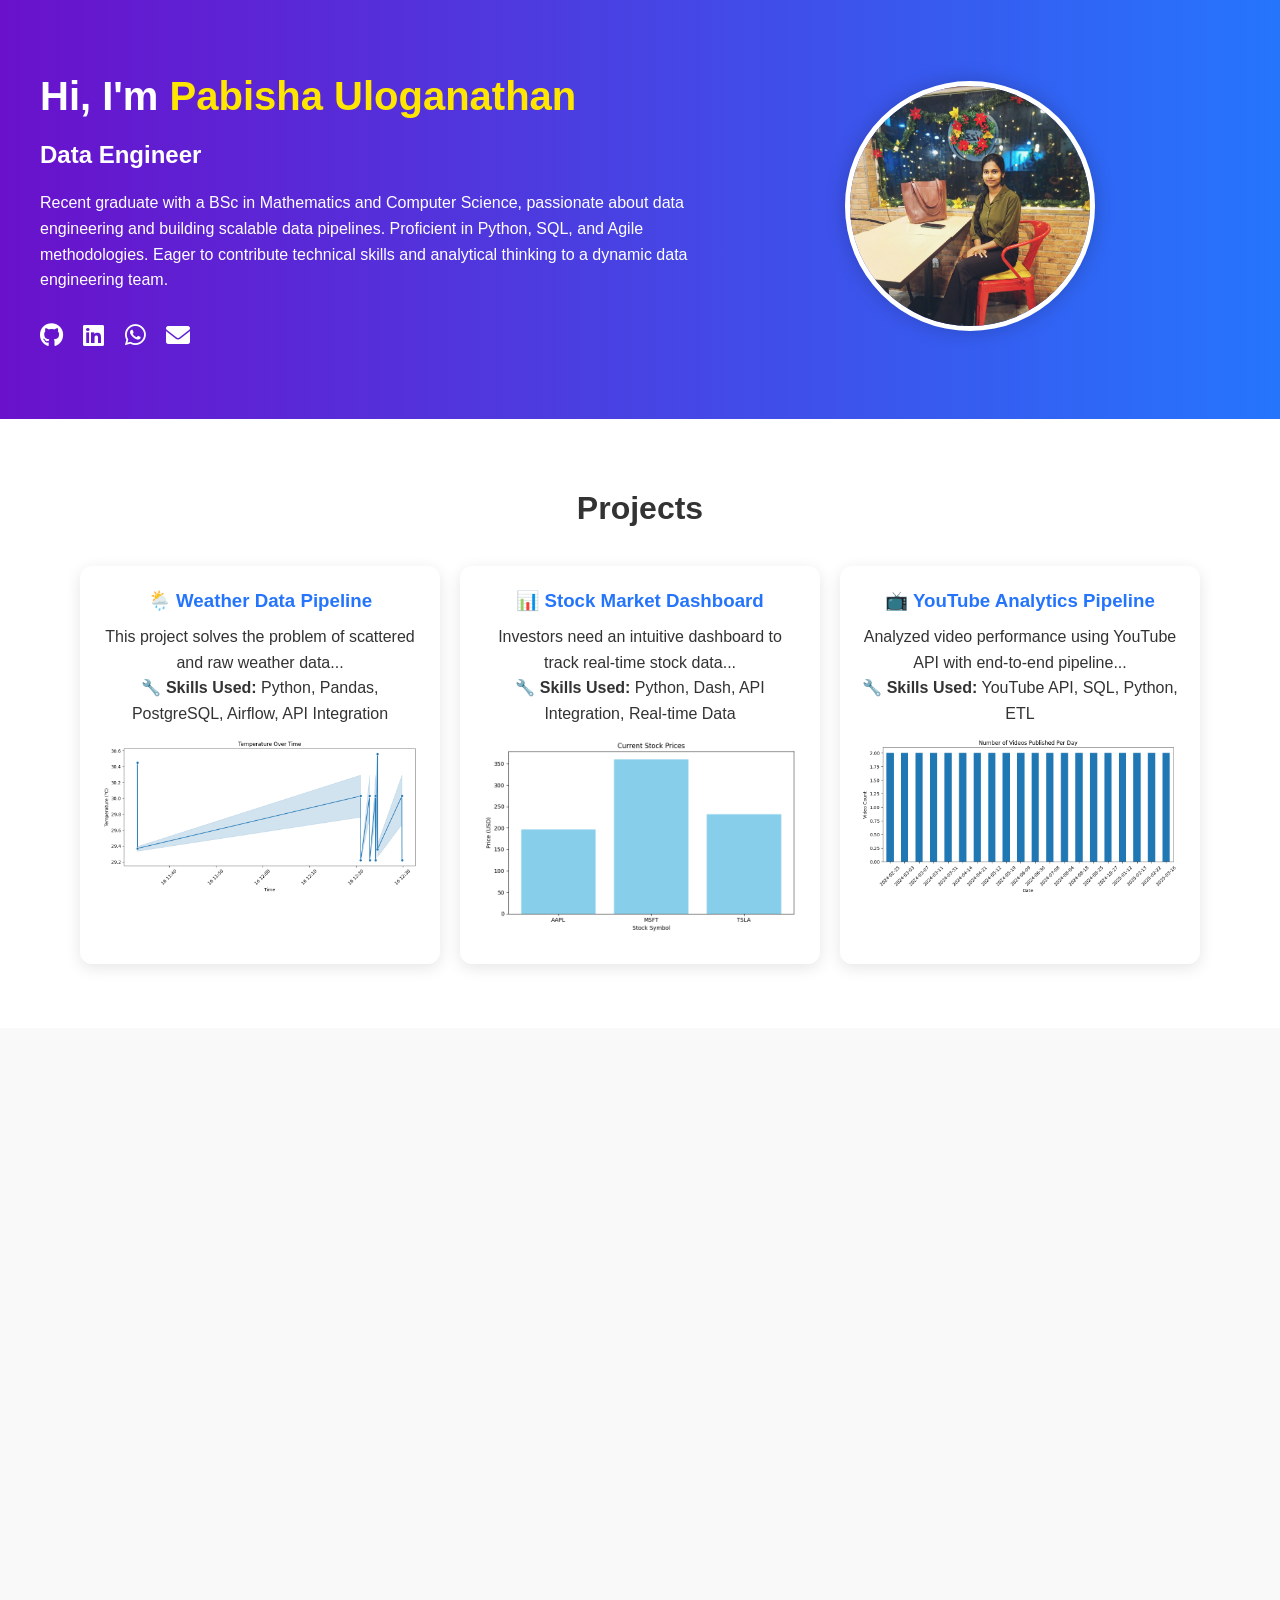
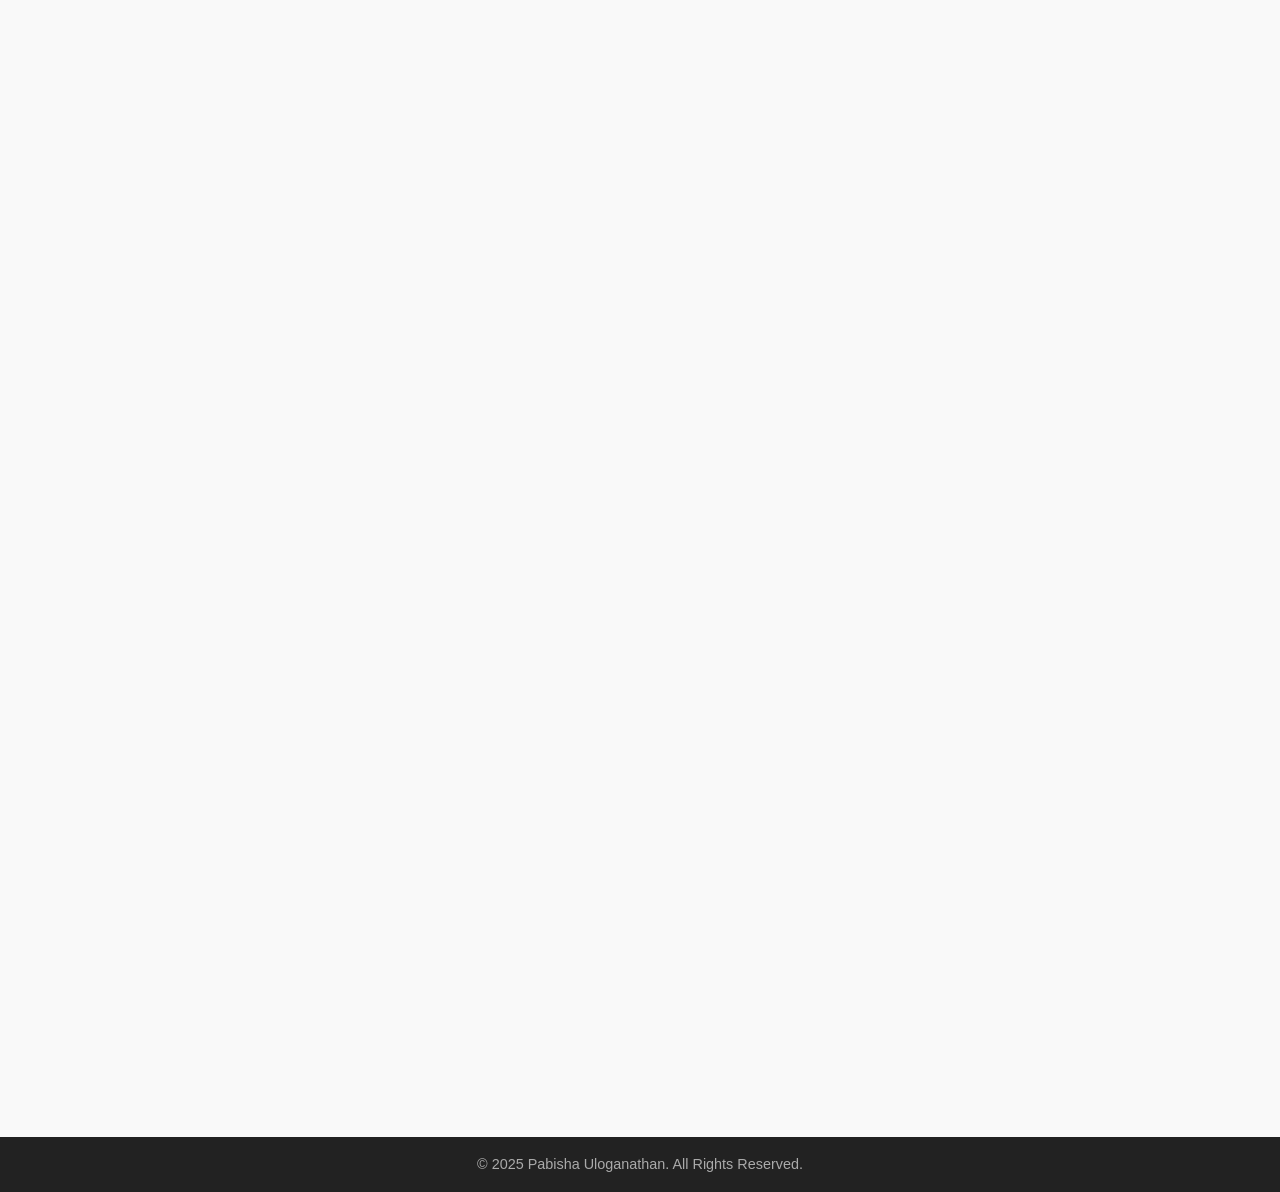
<file: index.html>
<!DOCTYPE html>
<html lang="en">
<head>
  <meta charset="UTF-8">
  <meta name="viewport" content="width=device-width, initial-scale=1.0">
  <title>Pabisha Uloganathan | Data Engineer</title>
  <link rel="stylesheet" href="https://cdnjs.cloudflare.com/ajax/libs/font-awesome/6.4.0/css/all.min.css">
  <link rel="stylesheet" href="style.css">
  <!-- Font Awesome CDN -->
<link rel="stylesheet" href="https://cdnjs.cloudflare.com/ajax/libs/font-awesome/6.0.0-beta3/css/all.min.css" />

</head>
<body>

  <!-- Hero Section -->
  <header id="hero">
    <div class="container">
      <div class="hero-text">
        <h1>Hi, I'm <span>Pabisha Uloganathan</span></h1>
        <h2>Data Engineer</h2>
        <p>Recent graduate with a BSc in Mathematics and Computer Science, passionate about data engineering and building scalable data pipelines. Proficient in Python, SQL, and Agile methodologies. Eager to contribute technical skills and analytical thinking to a dynamic data engineering team.</p>
        <div class="social-icons">
          <a href="https://github.com/pabisha2001" target="_blank"><i class="fab fa-github"></i></a>
          <a href="https://www.linkedin.com/in/pabisha-uloganathan-581920245/" target="_blank"><i class="fab fa-linkedin"></i></a>
          <a href="https://wa.me/94713520799" target="_blank"><i class="fab fa-whatsapp"></i></a>
          <a href="mailto:uloganathanpabisha@gmail.com"><i class="fas fa-envelope"></i></a>
        </div>
      </div>
      <div class="hero-img">
        <img src="pabisha.jpeg" alt="Pabisha Uloganathan">
      </div>
    </div>
  </header>

  <section id="projects">
    <h2 class="section-title">Projects</h2>
  
    <div class="project-grid">
      <!-- Project 1 -->
      <div class="project-card">
        <h3>🌦️ Weather Data Pipeline</h3>
        <p>This project solves the problem of scattered and raw weather data...</p>
        <p><strong>🔧 Skills Used:</strong> Python, Pandas, PostgreSQL, Airflow, API Integration</p>
        <img src="weather-pipeline.png" alt="Weather Pipeline" class="project-image" />
      </div>
  
      <!-- Project 2 -->
      <div class="project-card">
        <h3>📊 Stock Market Dashboard</h3>
        <p>Investors need an intuitive dashboard to track real-time stock data...</p>
        <p><strong>🔧 Skills Used:</strong> Python, Dash, API Integration, Real-time Data</p>
        <img src="stock-dashboard.png" alt="Stock Dashboard" class="project-image" />
      </div>
  
      <!-- Project 3 -->
      <div class="project-card">
        <h3>📺 YouTube Analytics Pipeline</h3>
        <p>Analyzed video performance using YouTube API with end-to-end pipeline...</p>
        <p><strong>🔧 Skills Used:</strong> YouTube API, SQL, Python, ETL</p>
        <img src="youtube-analytics.png" alt="YouTube Analytics" class="project-image" />
      </div>
    </div>
  </section>

  <section id="certifications">
    <h2>🎓 Certifications </h2>
  
    <div class="cert-grid">
  
      <!-- Python for Data Science -->
      <div class="cert-card completed">
        <h3>✅ Python for Data Science, AI & Development</h3>
        <p>
          Covered Python basics, data types, control flow, functions, and data handling for AI.
        </p>
       
      </div>
  
      <!-- Intro to Data Engineering -->
      <div class="cert-card completed">
        <h3>✅ Introduction to Data Engineering</h3>
        <p>
          Learned core data engineering concepts: ETL, data modeling, security, and infrastructure.
        </p>
        
      </div>
  
      <!-- Agile with Jira -->
      <div class="cert-card completed">
        <h3>✅ Agile with Atlassian Jira</h3>
        <p>
          Understood Agile principles, Jira workflows, and project tracking for software teams.
        </p>

      </div>
  
      <!-- Full Profile Link -->
      <div class="cert-card">
        <h3>📚 View Full Coursera Profile</h3>
        <p>Browse all completed and ongoing certifications.</p>
        <a href="https://www.coursera.org/user/d35643532e80def36069be27908accf4" target="_blank">Visit Coursera Profile</a>
      </div>
  
    </div>
  </section>
  
  
  

  <!-- Skills Section -->
<section id="skills">
  <h2>My Skills</h2>
  <div class="skills-container">
    <div class="skill">
      <i class="fab fa-python"></i>
      <h3>Python</h3>
      <p class="description">I use Python for data analysis, machine learning, and automation tasks.</p>
    </div>
    <div class="skill">
      <i class="fas fa-database"></i>
      <h3>SQL</h3>
      <p class="description">Experienced in using SQL for database management and data querying.</p>
    </div>
    <div class="skill">
      <i class="fas fa-file-alt"></i> <!-- Icon for documentation -->
      <h3>Technical Documentation</h3>
      <p class="description">Proficient in creating clear, structured technical documentation and user manuals.</p>
    </div>
    <div class="skill">
      <i class="fas fa-cogs"></i>
      <h3>Data Engineering</h3>
      <p class="description">Skilled in building and optimizing data pipelines and ETL processes.</p>
    </div>
    <div class="skill">
      <i class="fab fa-github"></i>
      <h3>Git/GitHub</h3>
      <p class="description">Used Git for version control and GitHub for collaboration on various projects.</p>
    </div>
    <div class="skill">
      <i class="fab fa-leanpub"></i>
      <h3>Agile</h3>
      <p class="description">Knowledge of Agile methodologies for iterative development and project management.</p>
    </div>
    <div class="skill">
      <i class="fab fa-jira"></i>
      <h3>JIRA</h3>
      <p class="description">Familiar with JIRA for project tracking, managing tasks, and sprint planning.</p>
    </div>
    <div class="skill">
      <i class="fas fa-chart-line"></i>
      <h3>Pandas & NumPy</h3>
      <p class="description">Powerful data manipulation and numerical computing libraries in Python.</p>
    </div>
    <div class="skill">
      <i class="fas fa-chart-pie"></i>
      <h3>Power BI / Tableau</h3>
      <p class="description">Learning to build beautiful, interactive dashboards and reports.</p>
    </div>
    </div>

  <h2 style="margin-top: 40px;">Learning Now</h2>
  <div class="skills-container">
    <div class="skill">
      <i class="fas fa-project-diagram"></i>
      <h3>Apache Airflow</h3>
      <p class="description">Used for orchestrating and scheduling complex workflows and pipelines.</p>
    </div>
    <div class="skill">
      <i class="fab fa-google"></i>
      <h3>GCP</h3>
      <p class="description">Exploring Google Cloud Platform for data engineering and cloud computing.</p>
    </div>
    <div class="skill">
      <i class="fas fa-server"></i>
      <h3>PostgreSQL</h3>
      <p class="description">Skilled in working with PostgreSQL databases for complex queries and optimization.</p>
    </div>
    </div>
  </div>
</section>



  <!-- Contact Section -->
  <section id="contact">
    <h2>Contact Me</h2>
    <form class="contact-form" action="https://formspree.io/f/xgvajnze" method="POST">
      <input type="text" name="name" placeholder="Your Name" required>
      <input type="email" name="email" placeholder="Your Email" required>
      <textarea name="message" placeholder="Your Message" required></textarea>
      <button type="submit">Send</button>
    </form>
  </section>

  <footer>
    <p>&copy; 2025 Pabisha Uloganathan. All Rights Reserved.</p>
  </footer>
  <script src="script.js"></script>

</body>
</html>
</file>
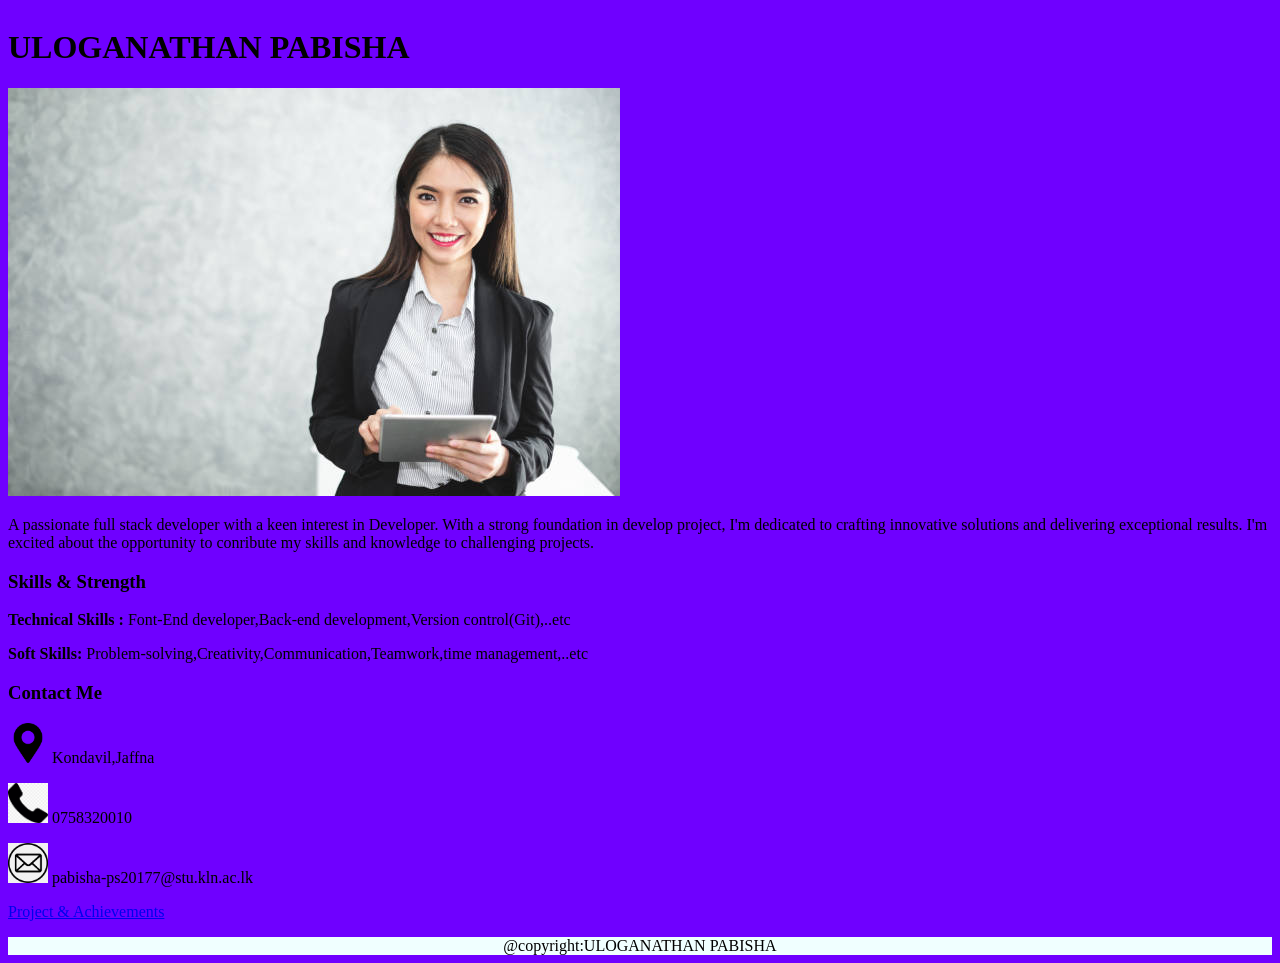
<file: introduction.html>
<!DOCTYPE html>
<html lang = "en">
    <head>
        <meta charset = "UTF-8">
        <meta name = "viewport" content = "width =device - width, initial-scale = 1.0">
        <title>
            Introduction and over view </title>
            <style>
                body{
                    background-color:rgb(111, 0, 255);
                    align-content: center;
                }
                div{
                    text-align:center;
                    background-color:azure;
                }
                
            </style>
        
</head>
<body align:center;>
    <h1>ULOGANATHAN PABISHA</h1>
    <img src="image.jpg">
    <p> A passionate full stack developer with a keen interest in Developer. With a strong foundation in develop project, I'm dedicated to crafting innovative solutions and delivering exceptional results. I'm excited about the opportunity to conribute my skills and knowledge to challenging projects.</p>
    <p> <h3> Skills & Strength </h3></p>
    <p> <b> Technical Skills : </b> Font-End developer,Back-end development,Version control(Git),..etc</p>
    <p> <b> Soft Skills: </b> Problem-solving,Creativity,Communication,Teamwork,time management,..etc</p>
    <p> <h3>Contact Me</h3></p>
    <p> <img src="maps and flags.png" height="40" width="40">
    Kondavil,Jaffna </p>
    <p><img src="phone and call.png" height="40" width="40">
    0758320010 </p>
    <p> <img src="email icon.png" height="40" width="40">
    pabisha-ps20177@stu.kln.ac.lk </p>  
    
    <p> <a href ="second.html">Project & Achievements </a></p>
    <div>@copyright:ULOGANATHAN PABISHA</div>

</body>
</html>
</file>
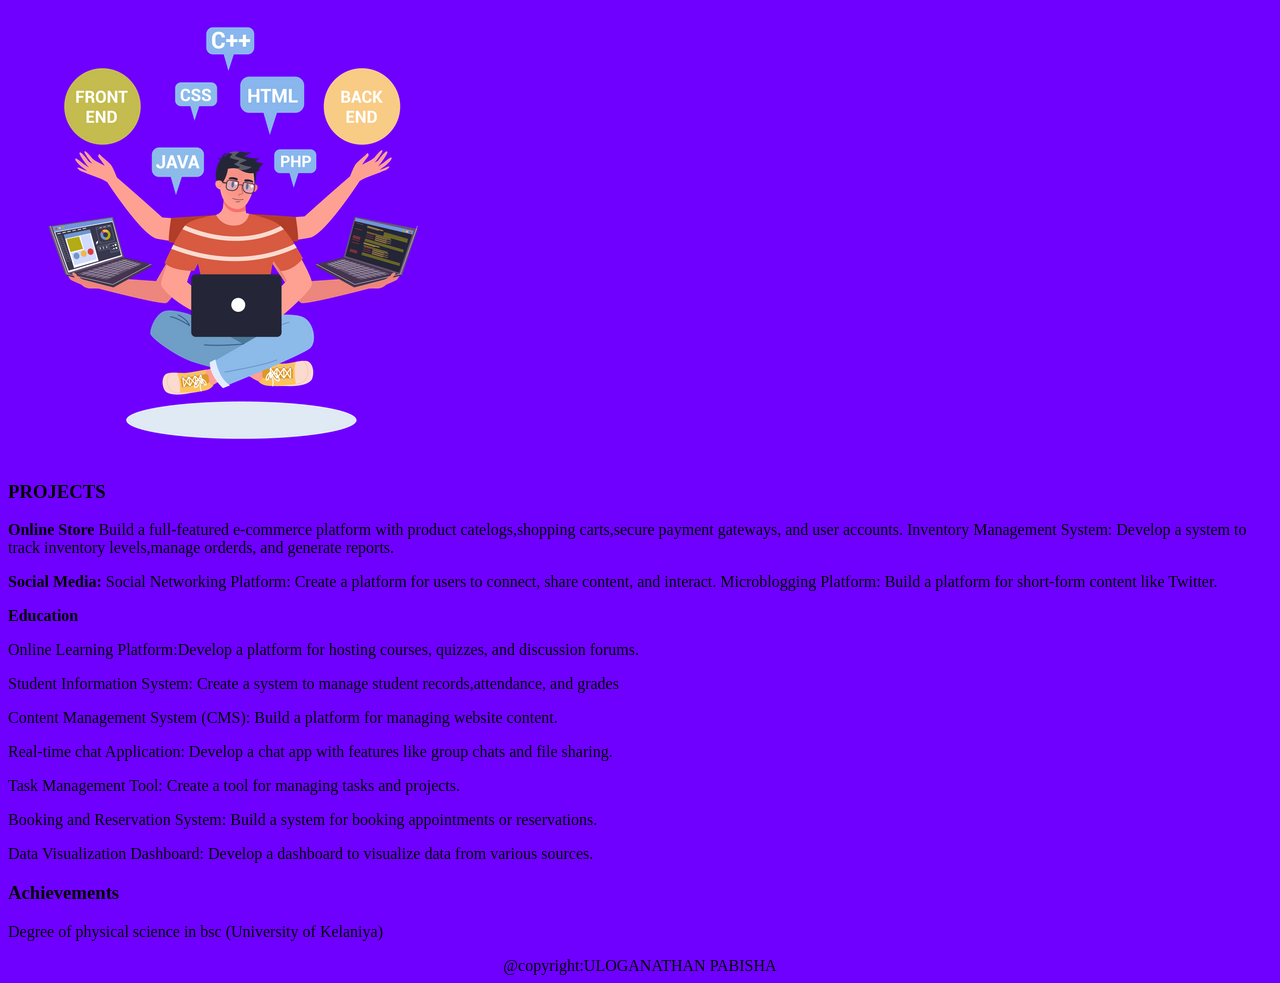
<file: second.html>
<!DOCTYPE html>
<html lang = "en">
<head>
    <meta charset = "UTF - 8">
    <meta name = "viewport" content = "width=device-width,initial-scale=1.0" >
    <title>Project & Achievements </title>
    <style>
        body{
            background-color:rgb(111, 0, 255);
            background-image:"full stack.webp" ;
        }
        div{
            text-align:center;
            background-color: rgb(111, 0, 255);
        }
        
    </style>
    </head>
    <body>
    <img src = "full stack.webp">
    <h3>PROJECTS</h3>
    <p>
        <b>Online Store</b> Build a full-featured e-commerce platform with product catelogs,shopping carts,secure payment gateways, and user accounts.
        Inventory Management System: Develop a system to track inventory levels,manage orderds, and generate reports.</p>
    <p><b>Social Media:</b> 
    
    Social Networking Platform: Create a platform  for users to connect, share content, and interact.
Microblogging Platform: Build a platform for short-form content like Twitter.</p>
<p><b>Education</b></p>

<p>Online Learning Platform:Develop a platform for hosting courses, quizzes, and discussion forums.</p>
<p>Student Information System: Create a system to manage student records,attendance, and grades</p>

<p>Content Management System (CMS): Build a platform for managing website content.</p>
<p>Real-time chat Application: Develop a chat app with features like group chats and file sharing.</p>
<p>Task Management Tool: Create a tool for managing tasks and projects. </p>
<p>Booking and Reservation System: Build a system for booking appointments or reservations.</p>
<p>Data Visualization Dashboard: Develop a dashboard to visualize data from various sources.</p>

<h3>Achievements</h3>
<p>Degree of physical science in bsc (University of Kelaniya)</p>
<div>@copyright:ULOGANATHAN PABISHA</div>
    </body>
    </html>
</file>
<file: style.css>
/* Reset and Base */
* {
  margin: 0;
  padding: 0;
  box-sizing: border-box;
  font-family: 'Segoe UI', Tahoma, Geneva, Verdana, sans-serif;
}
body {
  background: #f9f9f9;
  color: #333;
  line-height: 1.6;
}
a {
  text-decoration: none;
  color: inherit;
}

/* Hero Section */
#hero {
  background: linear-gradient(to right, #6a11cb, #2575fc);
  color: white;
  padding: 4rem 2rem;
  display: flex;
  justify-content: center;
  align-items: center;
}
#hero .container {
  display: flex;
  flex-wrap: wrap;
  justify-content: space-between;
  align-items: center;
  max-width: 1200px;
  width: 100%;
}
.hero-text {
  flex: 1 1 50%;
}
.hero-text h1 {
  font-size: 2.5rem;
  margin-bottom: 0.5rem;
}
.hero-text h1 span {
  color: #ffe600;
}
.hero-text h2 {
  font-size: 1.5rem;
  margin-bottom: 1rem;
}
.hero-text p {
  margin-bottom: 1.5rem;
}
.social-icons a {
  font-size: 1.5rem;
  margin-right: 1rem;
  color: white;
  transition: color 0.3s ease;
}
.social-icons a:hover {
  color: #ffe600;
}
.hero-img {
  flex: 1 1 40%;
  text-align: center;
}
.hero-img img {
  max-width: 250px;
  width: 100%;
  border-radius: 50%;
  border: 5px solid white;
  box-shadow: 0 0 20px rgba(0,0,0,0.2);
}

/* Projects Section */
#projects {
  padding: 4rem 2rem;
  background: #ffffff;
  text-align: center;
}
#projects h2 {
  font-size: 2rem;
  margin-bottom: 2rem;
  color: #333;
}
.project-list {
  display: flex;
  flex-wrap: wrap;
  justify-content: center;
  gap: 2rem;
}
.project-card {
  background: #f0f0f0;
  padding: 1.5rem;
  border-radius: 12px;
  box-shadow: 0 2px 8px rgba(0,0,0,0.1);
  width: 280px;
  transition: transform 0.3s ease;
}
.project-card:hover {
  transform: translateY(-5px);
}
.project-card h3 {
  color: #2575fc;
  margin-bottom: 0.5rem;
}

/* Contact Section */
#contact {
  background: #f5f5f5;
  padding: 4rem 2rem;
  text-align: center;
}
#contact h2 {
  font-size: 2rem;
  margin-bottom: 2rem;
}
.contact-form {
  max-width: 500px;
  margin: 0 auto;
  display: flex;
  flex-direction: column;
  gap: 1rem;
}
.contact-form input,
.contact-form textarea {
  padding: 0.8rem;
  border: 1px solid #ccc;
  border-radius: 6px;
  font-size: 1rem;
  resize: vertical;
}
.contact-form button {
  background: #2575fc;
  color: white;
  padding: 0.8rem;
  border: none;
  border-radius: 6px;
  font-size: 1rem;
  cursor: pointer;
  transition: background 0.3s ease;
}
.contact-form button:hover {
  background: #6a11cb;
}

/* Footer */
footer {
  background: #222;
  color: #aaa;
  text-align: center;
  padding: 1rem;
  font-size: 0.9rem;
}

/* Responsive */
@media (max-width: 768px) {
  #hero .container {
    flex-direction: column;
    text-align: center;
  }
  .hero-text, .hero-img {
    flex: 1 1 100%;
  }
  .project-list {
    flex-direction: column;
    align-items: center;
  }
}

/* Scroll animation */
section {
  opacity: 0;
  transition: opacity 1s ease-in-out;
}

section.in-view {
  opacity: 1;
}

/* Skills Section */
#skills {
  padding: 4rem 2rem;
  text-align: center;
  background: #f5f5f5;
}

#skills h2 {
  font-size: 2rem;
  margin-bottom: 2rem;
  color: #333;
}

.skills-container {
  display: grid;
  grid-template-columns: repeat(auto-fill, minmax(200px, 1fr));
  gap: 2rem;
}

.skill {
  background: #fff;
  padding: 1.5rem;
  border-radius: 12px;
  box-shadow: 0 2px 8px rgba(0, 0, 0, 0.1);
  text-align: center;
}

.skill i {
  font-size: 3rem;
  color: #2575fc;
  margin-bottom: 1rem;
  transition: color 0.3s ease;
}

.skill h3 {
  color: #333;
  font-size: 1.2rem;
}

.skill .description {
  color: #666;
  font-size: 1rem;
  margin-top: 0.5rem;
  line-height: 1.5;
  display: none; /* Initially hide the description */
}

.skill:hover i {
  color: #6a11cb;
}

.skill:hover .description {
  display: block; /* Show description when the skill is hovered */
}



/* Project Grid Layout */
.project-grid {
  display: flex;
  flex-wrap: wrap;
  gap: 20px;
  justify-content: center;
  margin-top: 20px;
}

/* Project Card Styling */
.project-card {
  flex: 1 1 30%; /* 3 per row */
  background-color: white;
  padding: 20px;
  border-radius: 12px;
  box-shadow: 0 4px 16px rgba(0, 0, 0, 0.1);
  max-width: 360px;
  box-sizing: border-box;
}

/* Image Style */
.project-image {
  width: 100%;
  height: auto;
  border-radius: 8px;
  margin-top: 10px;
}

@media (max-width: 768px) {
  .project-card {
    flex: 1 1 100%;
  }
}

#certifications {
  padding: 40px 20px;
  background-color: #f9fafb;
  text-align: center;
  border-radius: 12px;
  margin-top: 50px;
}

#certifications h2 {
  font-size: 2rem;
  margin-bottom: 30px;
}

.cert-grid {
  display: flex;
  flex-wrap: wrap;
  justify-content: center;
  gap: 20px;
}

.cert-card {
  background: white;
  border-radius: 10px;
  padding: 20px;
  width: 280px;
  box-shadow: 0 4px 16px rgba(0, 0, 0, 0.1);
  text-align: left;
  transition: transform 0.2s;
}

.cert-card:hover {
  transform: translateY(-5px);
}

.cert-card h3 {
  font-size: 1.2rem;
  margin-bottom: 10px;
}

.cert-card p {
  font-size: 0.95rem;
  color: #444;
}

.cert-card a {
  color: #2563eb;
  text-decoration: underline;
}

.cert-card.completed {
  border-left: 5px solid #10b981; /* Green */
}

.cert-card.ongoing {
  border-left: 5px solid #f59e0b; /* Orange */
}
</file>
